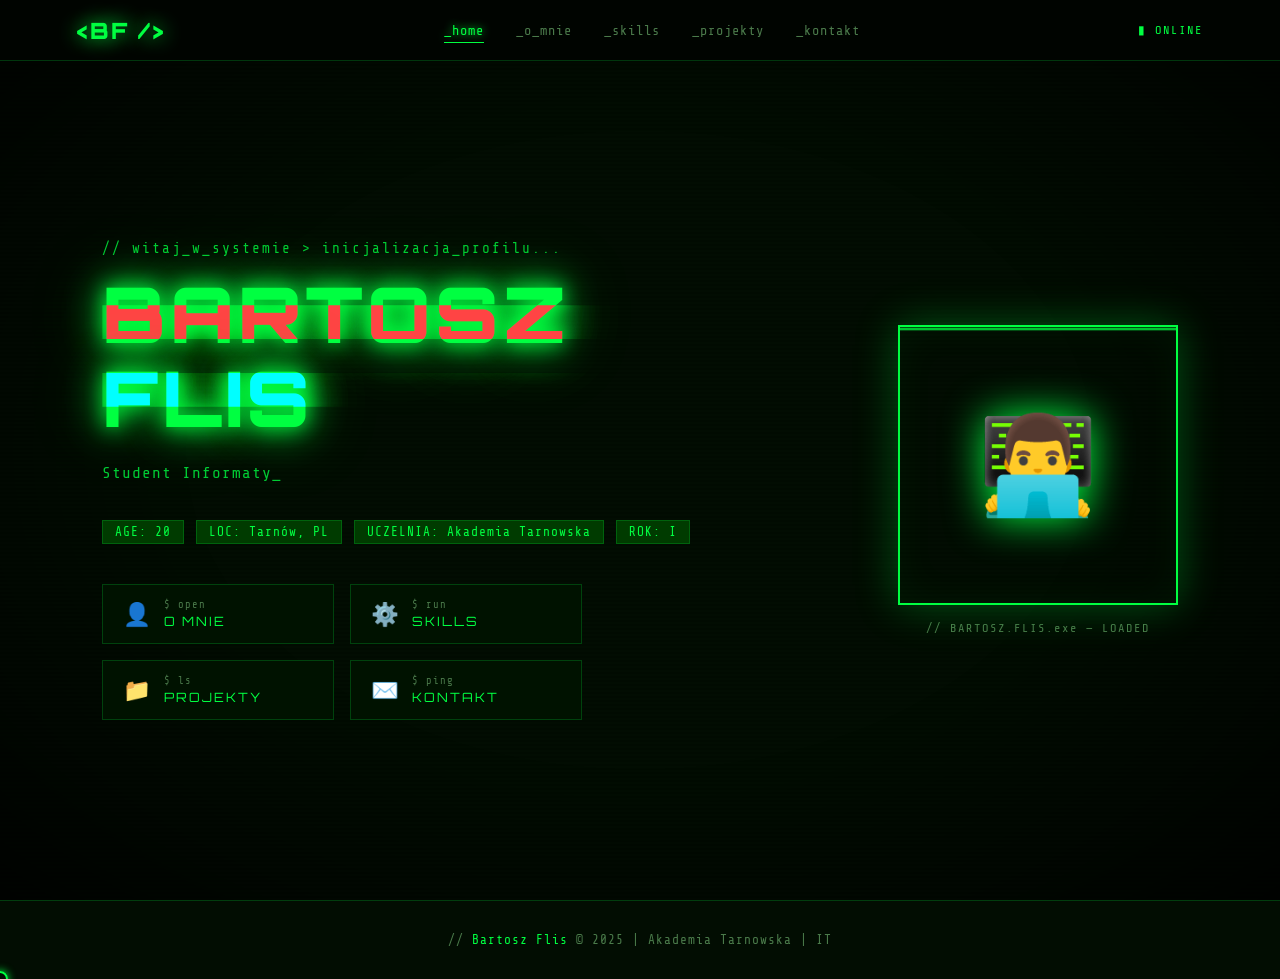
<file: index.html>
<!DOCTYPE html>
<html lang="pl">
<head>
  <meta charset="UTF-8" />
  <meta name="viewport" content="width=device-width, initial-scale=1.0" />
  <title>Bartosz Flis | Home</title>
  <link rel="stylesheet" href="style.css" />
  <link href="https://fonts.googleapis.com/css2?family=Share+Tech+Mono&family=Orbitron:wght@400;700;900&family=JetBrains+Mono:wght@300;400;700&display=swap" rel="stylesheet" />
  <style>
    #hero {
      display: flex;
      align-items: center;
      justify-content: space-between;
      gap: 2rem;
      min-height: 100vh;
      padding: 120px 8vw 60px;
      position: relative;
      z-index: 2;
    }
    .hero-content { flex: 1; max-width: 620px; }
    .hero-pre { color: var(--green-dim); font-size: 0.9rem; letter-spacing: 2px; margin-bottom: 1rem; }
    .hero-name {
      font-family: var(--font-display); font-size: clamp(2.8rem, 6vw, 5.5rem);
      font-weight: 900; line-height: 1.1; margin-bottom: 1.5rem;
    }
    .hero-sub { font-size: 1rem; color: var(--green-dim); height: 1.5rem; letter-spacing: 1px; margin-bottom: 2rem; }
    .hero-meta { display: flex; flex-wrap: wrap; gap: 0.75rem; margin-bottom: 2.5rem; }
    .hero-nav-grid {
      display: grid;
      grid-template-columns: repeat(2, 1fr);
      gap: 1rem;
      margin-top: 2rem;
      max-width: 480px;
    }
    .hero-nav-btn {
      display: flex; align-items: center; gap: 12px;
      border: 1px solid var(--border); background: var(--surface);
      color: var(--text); text-decoration: none;
      padding: 14px 20px; font-family: var(--font-mono); font-size: 0.85rem;
      letter-spacing: 1px; transition: all 0.3s; position: relative; overflow: hidden;
    }
    .hero-nav-btn .btn-icon { font-size: 1.4rem; }
    .hero-nav-btn .btn-label { display: flex; flex-direction: column; gap: 2px; }
    .btn-cmd { font-size: 0.65rem; color: var(--text-dim); letter-spacing: 1px; }
    .btn-name { color: var(--green); font-family: var(--font-display); font-size: 0.8rem; letter-spacing: 2px; }
    .hero-nav-btn::before {
      content: ''; position: absolute; top: 0; left: -100%; width: 100%; height: 100%;
      background: var(--green-dark); transition: left 0.3s; z-index: -1;
    }
    .hero-nav-btn:hover::before { left: 0; }
    .hero-nav-btn:hover { border-color: var(--green); box-shadow: 0 0 15px var(--green-glow); }

    .hero-right { flex: 0 0 auto; text-align: center; }
    .hero-avatar-box {
      width: 280px; height: 280px;
      border: 2px solid var(--green);
      box-shadow: 0 0 40px var(--green-glow), inset 0 0 40px rgba(0,255,65,0.05);
      position: relative; display: flex; align-items: center; justify-content: center;
      overflow: hidden;
    }
    .hero-avatar-box::before {
      content: ''; position: absolute; top: -2px; left: -2px; right: -2px; bottom: -2px;
      border: 1px solid var(--green-dark);
      animation: pulse 2s ease-in-out infinite;
    }
    @keyframes pulse { 0%, 100% { transform: scale(1); opacity: 0.5; } 50% { transform: scale(1.05); opacity: 1; } }
    .avatar-placeholder {
      font-size: 6rem; filter: drop-shadow(0 0 20px var(--green));
      animation: float 3s ease-in-out infinite;
    }
    @keyframes float { 0%, 100% { transform: translateY(0); } 50% { transform: translateY(-10px); } }
    .avatar-scan {
      position: absolute; top: 0; left: 0; width: 100%; height: 4px;
      background: linear-gradient(transparent, var(--green), transparent);
      animation: scan 3s linear infinite;
    }
    @keyframes scan { 0% { top: 0; } 100% { top: 100%; } }
    .hero-avatar-label {
      margin-top: 1rem; color: var(--text-dim); font-size: 0.75rem; letter-spacing: 2px;
    }
    .cursor-blink { animation: blink 1s step-end infinite; }
    @keyframes blink { 0%,100% { opacity:1; } 50% { opacity:0; } }
  </style>
</head>
<body>
  <canvas id="matrix-canvas"></canvas>
  <div class="scanlines"></div>
  <div class="vignette"></div>

  <nav id="navbar">
    <a href="index.html" class="nav-logo">&lt;BF /&gt;</a>
    <ul class="nav-links">
      <li><a href="index.html">_home</a></li>
      <li><a href="about.html">_o_mnie</a></li>
      <li><a href="skills.html">_skills</a></li>
      <li><a href="projects.html">_projekty</a></li>
      <li><a href="contact.html">_kontakt</a></li>
    </ul>
    <div class="nav-status"><span class="cursor-blink">▮</span> ONLINE</div>
  </nav>

  <section id="hero">
    <div class="hero-content">
      <div class="hero-pre fade-in">// witaj_w_systemie &gt; inicjalizacja_profilu...</div>
      <h1 class="hero-name glitch fade-in" data-text="BARTOSZ FLIS">BARTOSZ FLIS</h1>
      <div class="hero-sub fade-in">
        <span id="typed"></span><span class="cursor-blink">_</span>
      </div>
      <div class="hero-meta fade-in">
        <span class="tag">AGE: 20</span>
        <span class="tag">LOC: Tarnów, PL</span>
        <span class="tag">UCZELNIA: Akademia Tarnowska</span>
        <span class="tag">ROK: I</span>
      </div>
      <div class="hero-nav-grid fade-in">
        <a href="about.html" class="hero-nav-btn">
          <span class="btn-icon">👤</span>
          <span class="btn-label"><span class="btn-cmd">$ open</span><span class="btn-name">O MNIE</span></span>
        </a>
        <a href="skills.html" class="hero-nav-btn">
          <span class="btn-icon">⚙️</span>
          <span class="btn-label"><span class="btn-cmd">$ run</span><span class="btn-name">SKILLS</span></span>
        </a>
        <a href="projects.html" class="hero-nav-btn">
          <span class="btn-icon">📁</span>
          <span class="btn-label"><span class="btn-cmd">$ ls</span><span class="btn-name">PROJEKTY</span></span>
        </a>
        <a href="contact.html" class="hero-nav-btn">
          <span class="btn-icon">✉️</span>
          <span class="btn-label"><span class="btn-cmd">$ ping</span><span class="btn-name">KONTAKT</span></span>
        </a>
      </div>
    </div>

    <div class="hero-right fade-in">
      <div class="hero-avatar-box">
        <span class="avatar-placeholder">👨‍💻</span>
        <div class="avatar-scan"></div>
      </div>
      <div class="hero-avatar-label">// BARTOSZ.FLIS.exe — LOADED</div>
    </div>
  </section>

  <footer>
    <p>// <span class="green">Bartosz Flis</span> © 2025 | Akademia Tarnowska | IT</p>
  </footer>

  <script src="matrix.js"></script>
  <script>
    // Typing effect
    const phrases = ['Student Informatyki I roku', 'HTML / CSS / JS Developer', 'C/C++ Enthusiast', 'AutoCAD Power User', 'Git & GitHub w akcji'];
    let pi = 0, ci = 0, del = false;
    const el = document.getElementById('typed');
    function type() {
      const cur = phrases[pi];
      el.textContent = del ? cur.substring(0, ci - 1) : cur.substring(0, ci + 1);
      del ? ci-- : ci++;
      let sp = del ? 40 : 80;
      if (!del && ci === cur.length) { sp = 2000; del = true; }
      else if (del && ci === 0) { del = false; pi = (pi + 1) % phrases.length; sp = 400; }
      setTimeout(type, sp);
    }
    type();
  </script>
</body>
</html>
</file>
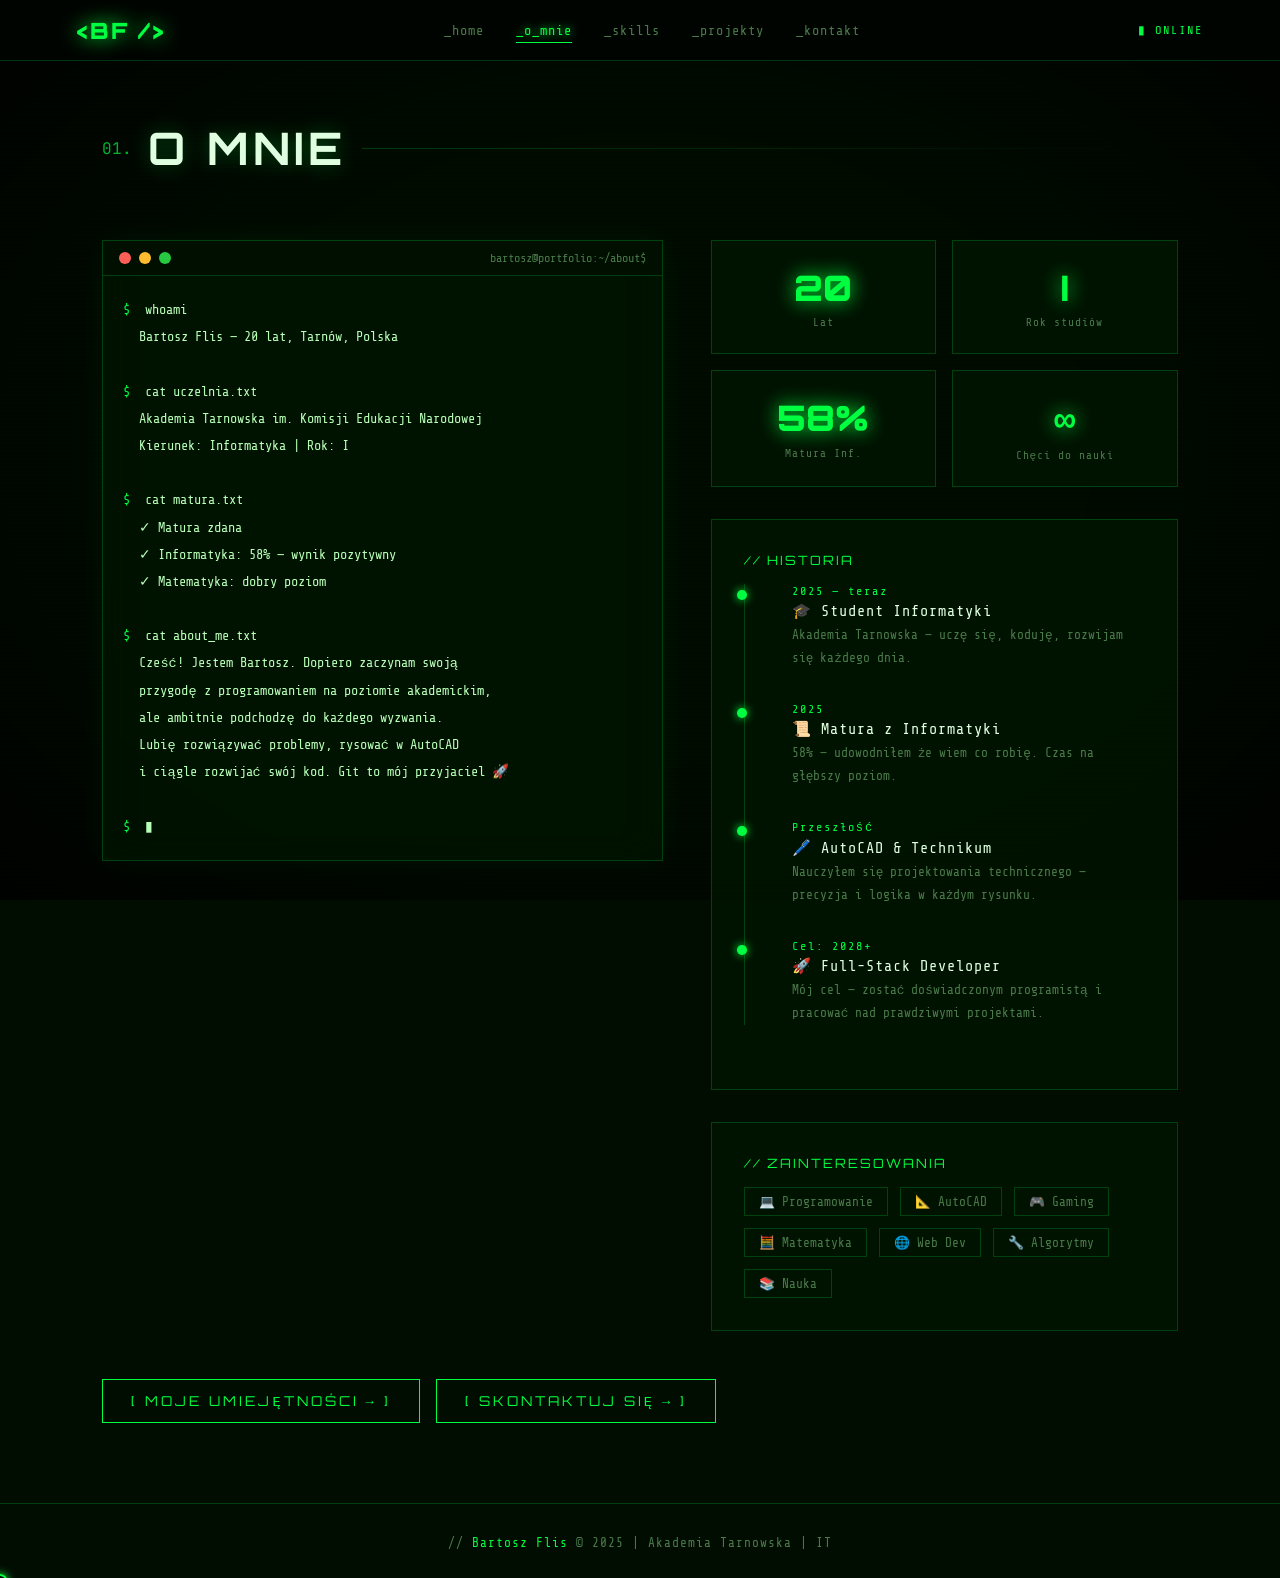
<file: about.html>
<!DOCTYPE html>
<html lang="pl">
<head>
  <meta charset="UTF-8" />
  <meta name="viewport" content="width=device-width, initial-scale=1.0" />
  <title>Bartosz Flis | O mnie</title>
  <link rel="stylesheet" href="style.css" />
  <link href="https://fonts.googleapis.com/css2?family=Share+Tech+Mono&family=Orbitron:wght@400;700;900&family=JetBrains+Mono:wght@300;400;700&display=swap" rel="stylesheet" />
  <style>
    .about-grid {
      display: grid;
      grid-template-columns: 1.2fr 1fr;
      gap: 3rem;
      align-items: start;
    }
    .about-right { display: flex; flex-direction: column; gap: 2rem; }

    /* Stats */
    .stats-grid { display: grid; grid-template-columns: 1fr 1fr; gap: 1rem; }
    .stat-card {
      border: 1px solid var(--border); background: var(--surface);
      padding: 1.5rem 1rem; text-align: center; position: relative;
      overflow: hidden; transition: all 0.3s;
    }
    .stat-card::before {
      content: ''; position: absolute; top: 0; left: 0; right: 0; height: 2px;
      background: var(--green); transform: scaleX(0); transition: transform 0.3s;
    }
    .stat-card:hover::before { transform: scaleX(1); }
    .stat-card:hover { box-shadow: 0 0 20px var(--green-glow); }
    .stat-num { font-family: var(--font-display); font-size: 2.2rem; color: var(--green); font-weight: 900; text-shadow: 0 0 20px var(--green); }
    .stat-label { font-size: 0.7rem; color: var(--text-dim); letter-spacing: 1px; margin-top: 0.4rem; }

    /* Timeline */
    .timeline { position: relative; padding-left: 2rem; }
    .timeline::before { content: ''; position: absolute; left: 0; top: 0; bottom: 0; width: 1px; background: var(--border); }
    .timeline-item { position: relative; margin-bottom: 2rem; padding-left: 1rem; }
    .timeline-item::before {
      content: ''; position: absolute; left: -2.4rem; top: 6px;
      width: 10px; height: 10px; background: var(--green);
      border-radius: 50%; box-shadow: 0 0 10px var(--green);
    }
    .timeline-date { font-size: 0.75rem; color: var(--green); letter-spacing: 2px; margin-bottom: 4px; }
    .timeline-title { color: var(--white); font-size: 0.95rem; letter-spacing: 1px; margin-bottom: 4px; }
    .timeline-desc { color: var(--text-dim); font-size: 0.8rem; line-height: 1.8; }

    /* Hobbies */
    .hobbies-row { display: flex; flex-wrap: wrap; gap: 0.75rem; }
    .hobby-chip {
      border: 1px solid var(--border); padding: 6px 14px;
      font-size: 0.8rem; color: var(--text-dim); transition: all 0.3s;
    }
    .hobby-chip:hover { color: var(--green); border-color: var(--green); box-shadow: 0 0 10px var(--green-glow); }

    @media (max-width: 768px) { .about-grid { grid-template-columns: 1fr; } }
  </style>
</head>
<body>
  <canvas id="matrix-canvas"></canvas>
  <div class="scanlines"></div>
  <div class="vignette"></div>

  <nav id="navbar">
    <a href="index.html" class="nav-logo">&lt;BF /&gt;</a>
    <ul class="nav-links">
      <li><a href="index.html">_home</a></li>
      <li><a href="about.html">_o_mnie</a></li>
      <li><a href="skills.html">_skills</a></li>
      <li><a href="projects.html">_projekty</a></li>
      <li><a href="contact.html">_kontakt</a></li>
    </ul>
    <div class="nav-status"><span class="blink">▮</span> ONLINE</div>
  </nav>

  <div class="page-wrapper">
    <div class="section-header fade-in">
      <span class="section-num">01.</span>
      <h1>O MNIE</h1>
      <div class="section-line"></div>
    </div>

    <div class="about-grid">
      <!-- TERMINAL -->
      <div class="terminal fade-in">
        <div class="terminal-bar">
          <span class="dot red"></span>
          <span class="dot yellow"></span>
          <span class="dot green-dot"></span>
          <span class="terminal-title">bartosz@portfolio:~/about$</span>
        </div>
        <div class="terminal-body">
          <p><span class="prompt">$</span> whoami</p>
          <p class="output">Bartosz Flis — 20 lat, Tarnów, Polska</p>
          <br/>
          <p><span class="prompt">$</span> cat uczelnia.txt</p>
          <p class="output">Akademia Tarnowska im. Komisji Edukacji Narodowej</p>
          <p class="output">Kierunek: Informatyka | Rok: I</p>
          <br/>
          <p><span class="prompt">$</span> cat matura.txt</p>
          <p class="output">✓ Matura zdana</p>
          <p class="output">✓ Informatyka: 58% — wynik pozytywny</p>
          <p class="output">✓ Matematyka: dobry poziom</p>
          <br/>
          <p><span class="prompt">$</span> cat about_me.txt</p>
          <p class="output">Cześć! Jestem Bartosz. Dopiero zaczynam swoją</p>
          <p class="output">przygodę z programowaniem na poziomie akademickim,</p>
          <p class="output">ale ambitnie podchodzę do każdego wyzwania.</p>
          <p class="output">Lubię rozwiązywać problemy, rysować w AutoCAD</p>
          <p class="output">i ciągle rozwijać swój kod. Git to mój przyjaciel 🚀</p>
          <br/>
          <p><span class="prompt">$</span> <span class="blink">▮</span></p>
        </div>
      </div>

      <div class="about-right">
        <!-- STATS -->
        <div class="stats-grid fade-in">
          <div class="stat-card">
            <div class="stat-num">20</div>
            <div class="stat-label">Lat</div>
          </div>
          <div class="stat-card">
            <div class="stat-num">I</div>
            <div class="stat-label">Rok studiów</div>
          </div>
          <div class="stat-card">
            <div class="stat-num">58%</div>
            <div class="stat-label">Matura Inf.</div>
          </div>
          <div class="stat-card">
            <div class="stat-num">∞</div>
            <div class="stat-label">Chęci do nauki</div>
          </div>
        </div>

        <!-- TIMELINE -->
        <div class="card fade-in">
          <div style="margin-bottom:1rem; font-family:var(--font-display); font-size:0.8rem; color:var(--green); letter-spacing:2px;">// HISTORIA</div>
          <div class="timeline">
            <div class="timeline-item">
              <div class="timeline-date">2025 — teraz</div>
              <div class="timeline-title">🎓 Student Informatyki</div>
              <div class="timeline-desc">Akademia Tarnowska — uczę się, koduję, rozwijam się każdego dnia.</div>
            </div>
            <div class="timeline-item">
              <div class="timeline-date">2025</div>
              <div class="timeline-title">📜 Matura z Informatyki</div>
              <div class="timeline-desc">58% — udowodniłem że wiem co robię. Czas na głębszy poziom.</div>
            </div>
            <div class="timeline-item">
              <div class="timeline-date">Przeszłość</div>
              <div class="timeline-title">🖊️ AutoCAD & Technikum</div>
              <div class="timeline-desc">Nauczyłem się projektowania technicznego — precyzja i logika w każdym rysunku.</div>
            </div>
            <div class="timeline-item">
              <div class="timeline-date">Cel: 2028+</div>
              <div class="timeline-title">🚀 Full-Stack Developer</div>
              <div class="timeline-desc">Mój cel — zostać doświadczonym programistą i pracować nad prawdziwymi projektami.</div>
            </div>
          </div>
        </div>

        <!-- HOBBIES -->
        <div class="card fade-in">
          <div style="margin-bottom:1rem; font-family:var(--font-display); font-size:0.8rem; color:var(--green); letter-spacing:2px;">// ZAINTERESOWANIA</div>
          <div class="hobbies-row">
            <span class="hobby-chip">💻 Programowanie</span>
            <span class="hobby-chip">📐 AutoCAD</span>
            <span class="hobby-chip">🎮 Gaming</span>
            <span class="hobby-chip">🧮 Matematyka</span>
            <span class="hobby-chip">🌐 Web Dev</span>
            <span class="hobby-chip">🔧 Algorytmy</span>
            <span class="hobby-chip">📚 Nauka</span>
          </div>
        </div>
      </div>
    </div>

    <div style="margin-top:3rem; display:flex; gap:1rem; flex-wrap:wrap;">
      <a href="skills.html" class="btn fade-in">[ MOJE UMIEJĘTNOŚCI → ]</a>
      <a href="contact.html" class="btn fade-in">[ SKONTAKTUJ SIĘ → ]</a>
    </div>
  </div>

  <footer>
    <p>// <span class="green">Bartosz Flis</span> © 2025 | Akademia Tarnowska | IT</p>
  </footer>

  <script src="matrix.js"></script>
</body>
</html>
</file>
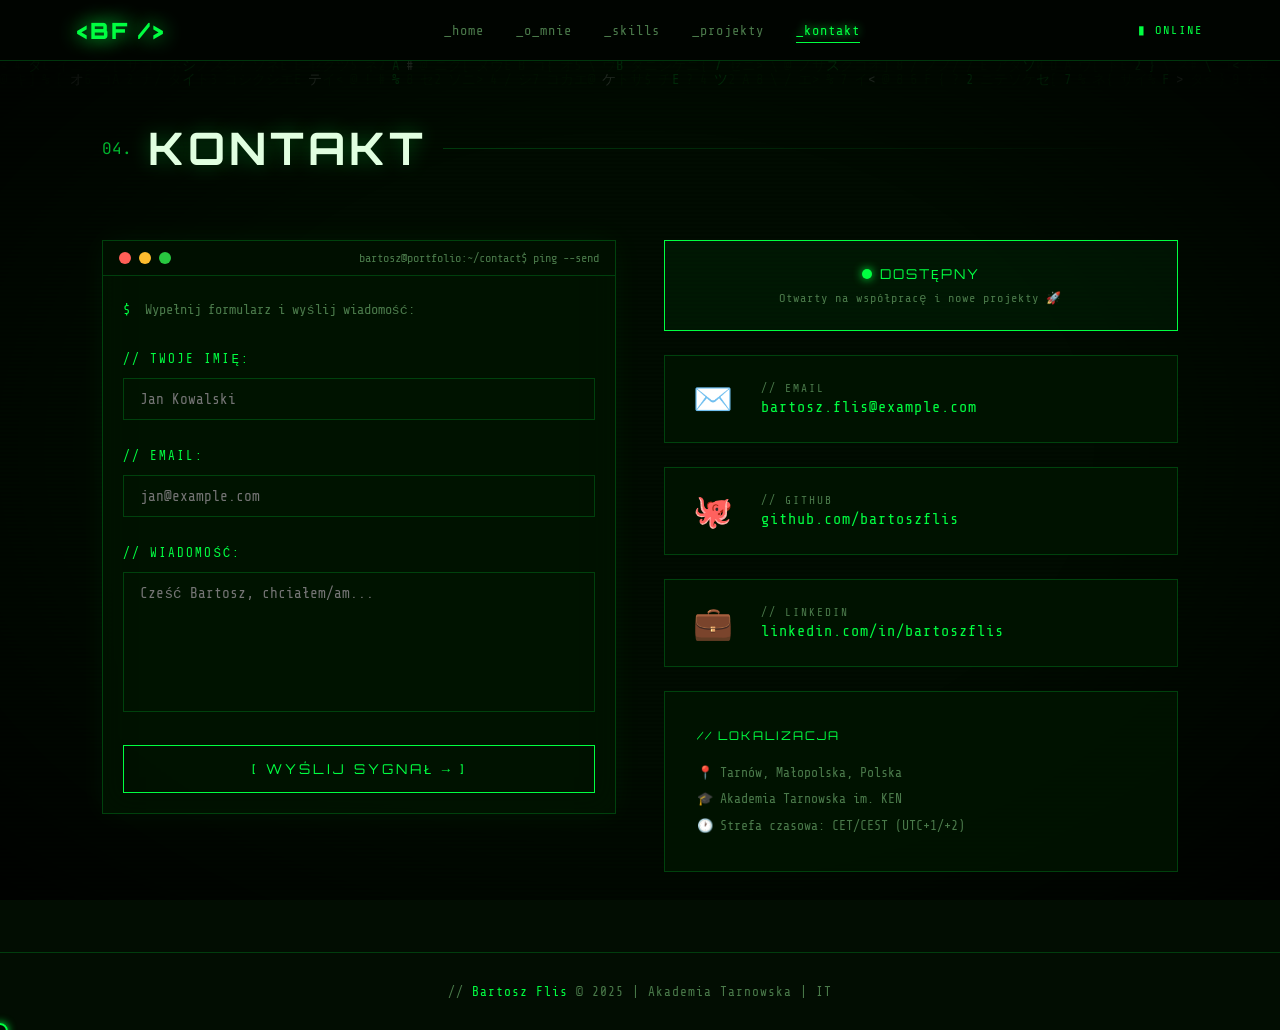
<file: contact.html>
<!DOCTYPE html>
<html lang="pl">
<head>
  <meta charset="UTF-8" />
  <meta name="viewport" content="width=device-width, initial-scale=1.0" />
  <title>Bartosz Flis | Kontakt</title>
  <link rel="stylesheet" href="style.css" />
  <link href="https://fonts.googleapis.com/css2?family=Share+Tech+Mono&family=Orbitron:wght@400;700;900&family=JetBrains+Mono:wght@300;400;700&display=swap" rel="stylesheet" />
  <style>
    .contact-layout { display: grid; grid-template-columns: 1fr 1fr; gap: 3rem; align-items: start; }

    /* LEFT — Terminal form */
    .contact-form-terminal { }
    .form-row { margin-bottom: 1.5rem; }
    .form-label { display: block; font-size: 0.78rem; color: var(--green); letter-spacing: 2px; margin-bottom: 6px; }
    .form-input, .form-textarea {
      width: 100%; background: rgba(0,20,0,0.6); border: 1px solid var(--border);
      color: var(--text); font-family: var(--font-mono); font-size: 0.9rem;
      padding: 12px 16px; outline: none; transition: border-color 0.3s, box-shadow 0.3s;
      resize: none;
    }
    .form-input:focus, .form-textarea:focus {
      border-color: var(--green); box-shadow: 0 0 12px var(--green-glow);
    }
    .form-textarea { min-height: 140px; }
    .form-submit {
      width: 100%; background: transparent; border: 1px solid var(--green);
      color: var(--green); font-family: var(--font-display); font-size: 0.85rem;
      letter-spacing: 3px; padding: 14px; cursor: none; position: relative; overflow: hidden;
      transition: all 0.3s;
    }
    .form-submit::before {
      content: ''; position: absolute; top: 0; left: -100%; width: 100%; height: 100%;
      background: var(--green); transition: left 0.3s; z-index: -1;
    }
    .form-submit:hover::before { left: 0; }
    .form-submit:hover { color: var(--black); box-shadow: 0 0 20px var(--green-glow); }

    /* RIGHT — Contact info */
    .contact-info { display: flex; flex-direction: column; gap: 1.5rem; }

    .contact-card {
      border: 1px solid var(--border); background: var(--surface); padding: 1.5rem;
      display: flex; align-items: center; gap: 1.5rem;
      text-decoration: none; transition: all 0.3s; color: var(--text);
    }
    .contact-card:hover { border-color: var(--green); box-shadow: 0 0 15px var(--green-glow); transform: translateX(6px); }
    .contact-card-icon { font-size: 2rem; min-width: 48px; text-align: center; }
    .contact-card-label { font-size: 0.7rem; color: var(--text-dim); letter-spacing: 2px; margin-bottom: 4px; }
    .contact-card-value { color: var(--green); font-size: 0.95rem; letter-spacing: 1px; }

    /* Status */
    .availability {
      border: 1px solid var(--green); background: rgba(0,255,65,0.05);
      padding: 1.5rem; text-align: center;
    }
    .avail-dot { display: inline-block; width: 10px; height: 10px; background: var(--green); border-radius: 50%; box-shadow: 0 0 10px var(--green); animation: pulse 2s ease-in-out infinite; margin-right: 8px; }
    @keyframes pulse { 0%,100%{transform:scale(1);opacity:1;} 50%{transform:scale(1.3);opacity:0.7;} }
    .avail-text { color: var(--green); font-family: var(--font-display); font-size: 0.85rem; letter-spacing: 2px; }
    .avail-sub { color: var(--text-dim); font-size: 0.75rem; margin-top: 8px; letter-spacing: 1px; }

    /* Terminal output */
    .send-output { display: none; margin-top: 1rem; padding: 1rem; background: rgba(0,20,0,0.6); border: 1px solid var(--green); color: var(--green); font-size: 0.85rem; }

    @media (max-width: 768px) { .contact-layout { grid-template-columns: 1fr; } }
  </style>
</head>
<body>
  <canvas id="matrix-canvas"></canvas>
  <div class="scanlines"></div>
  <div class="vignette"></div>

  <nav id="navbar">
    <a href="index.html" class="nav-logo">&lt;BF /&gt;</a>
    <ul class="nav-links">
      <li><a href="index.html">_home</a></li>
      <li><a href="about.html">_o_mnie</a></li>
      <li><a href="skills.html">_skills</a></li>
      <li><a href="projects.html">_projekty</a></li>
      <li><a href="contact.html">_kontakt</a></li>
    </ul>
    <div class="nav-status"><span class="blink">▮</span> ONLINE</div>
  </nav>

  <div class="page-wrapper">
    <div class="section-header fade-in">
      <span class="section-num">04.</span>
      <h1>KONTAKT</h1>
      <div class="section-line"></div>
    </div>

    <div class="contact-layout">

      <!-- FORM TERMINAL -->
      <div class="terminal fade-in">
        <div class="terminal-bar">
          <span class="dot red"></span>
          <span class="dot yellow"></span>
          <span class="dot green-dot"></span>
          <span class="terminal-title">bartosz@portfolio:~/contact$ ping --send</span>
        </div>
        <div class="terminal-body">
          <p style="margin-bottom:1.5rem;"><span class="prompt">$</span> <span style="color:var(--text-dim)">Wypełnij formularz i wyślij wiadomość:</span></p>

          <div class="form-row">
            <label class="form-label">// TWOJE IMIĘ:</label>
            <input type="text" class="form-input" id="fname" placeholder="Jan Kowalski" />
          </div>
          <div class="form-row">
            <label class="form-label">// EMAIL:</label>
            <input type="email" class="form-input" id="femail" placeholder="jan@example.com" />
          </div>
          <div class="form-row">
            <label class="form-label">// WIADOMOŚĆ:</label>
            <textarea class="form-textarea" id="fmsg" placeholder="Cześć Bartosz, chciałem/am..."></textarea>
          </div>
          <button class="form-submit" onclick="handleSend()">[ WYŚLIJ SYGNAŁ → ]</button>
          <div class="send-output" id="sendOutput">
            <span class="prompt">$</span> Wiadomość wysłana pomyślnie! ✓<br/>
            <span class="prompt">$</span> Odpowiem tak szybko jak to możliwe.<br/>
            <span class="prompt">$</span> <span class="blink">▮</span>
          </div>
        </div>
      </div>

      <!-- CONTACT INFO -->
      <div class="contact-info">
        <div class="availability fade-in">
          <div><span class="avail-dot"></span><span class="avail-text">DOSTĘPNY</span></div>
          <div class="avail-sub">Otwarty na współpracę i nowe projekty 🚀</div>
        </div>

        <a href="mailto:bartosz.flis@example.com" class="contact-card fade-in">
          <span class="contact-card-icon">✉️</span>
          <div>
            <div class="contact-card-label">// EMAIL</div>
            <div class="contact-card-value">bartosz.flis@example.com</div>
          </div>
        </a>

        <a href="https://github.com/bartoszflis" target="_blank" class="contact-card fade-in">
          <span class="contact-card-icon">🐙</span>
          <div>
            <div class="contact-card-label">// GITHUB</div>
            <div class="contact-card-value">github.com/bartoszflis</div>
          </div>
        </a>

        <a href="https://linkedin.com/in/bartoszflis" target="_blank" class="contact-card fade-in">
          <span class="contact-card-icon">💼</span>
          <div>
            <div class="contact-card-label">// LINKEDIN</div>
            <div class="contact-card-value">linkedin.com/in/bartoszflis</div>
          </div>
        </a>

        <div class="card fade-in" style="font-size:0.82rem; color:var(--text-dim); line-height:2;">
          <div style="color:var(--green); font-family:var(--font-display); font-size:0.75rem; letter-spacing:2px; margin-bottom:0.75rem;">// LOKALIZACJA</div>
          📍 Tarnów, Małopolska, Polska<br/>
          🎓 Akademia Tarnowska im. KEN<br/>
          🕐 Strefa czasowa: CET/CEST (UTC+1/+2)
        </div>
      </div>
    </div>
  </div>

  <footer>
    <p>// <span class="green">Bartosz Flis</span> © 2025 | Akademia Tarnowska | IT</p>
  </footer>

  <script src="matrix.js"></script>
  <script>
    function handleSend() {
      const name = document.getElementById('fname').value;
      const email = document.getElementById('femail').value;
      const msg = document.getElementById('fmsg').value;
      if (!name || !email || !msg) {
        alert('// ERROR: Wypełnij wszystkie pola!');
        return;
      }
      const out = document.getElementById('sendOutput');
      out.style.display = 'block';
      document.querySelector('.form-submit').textContent = '[ WYSŁANO ✓ ]';
      document.querySelector('.form-submit').disabled = true;
    }
  </script>
</body>
</html>
</file>
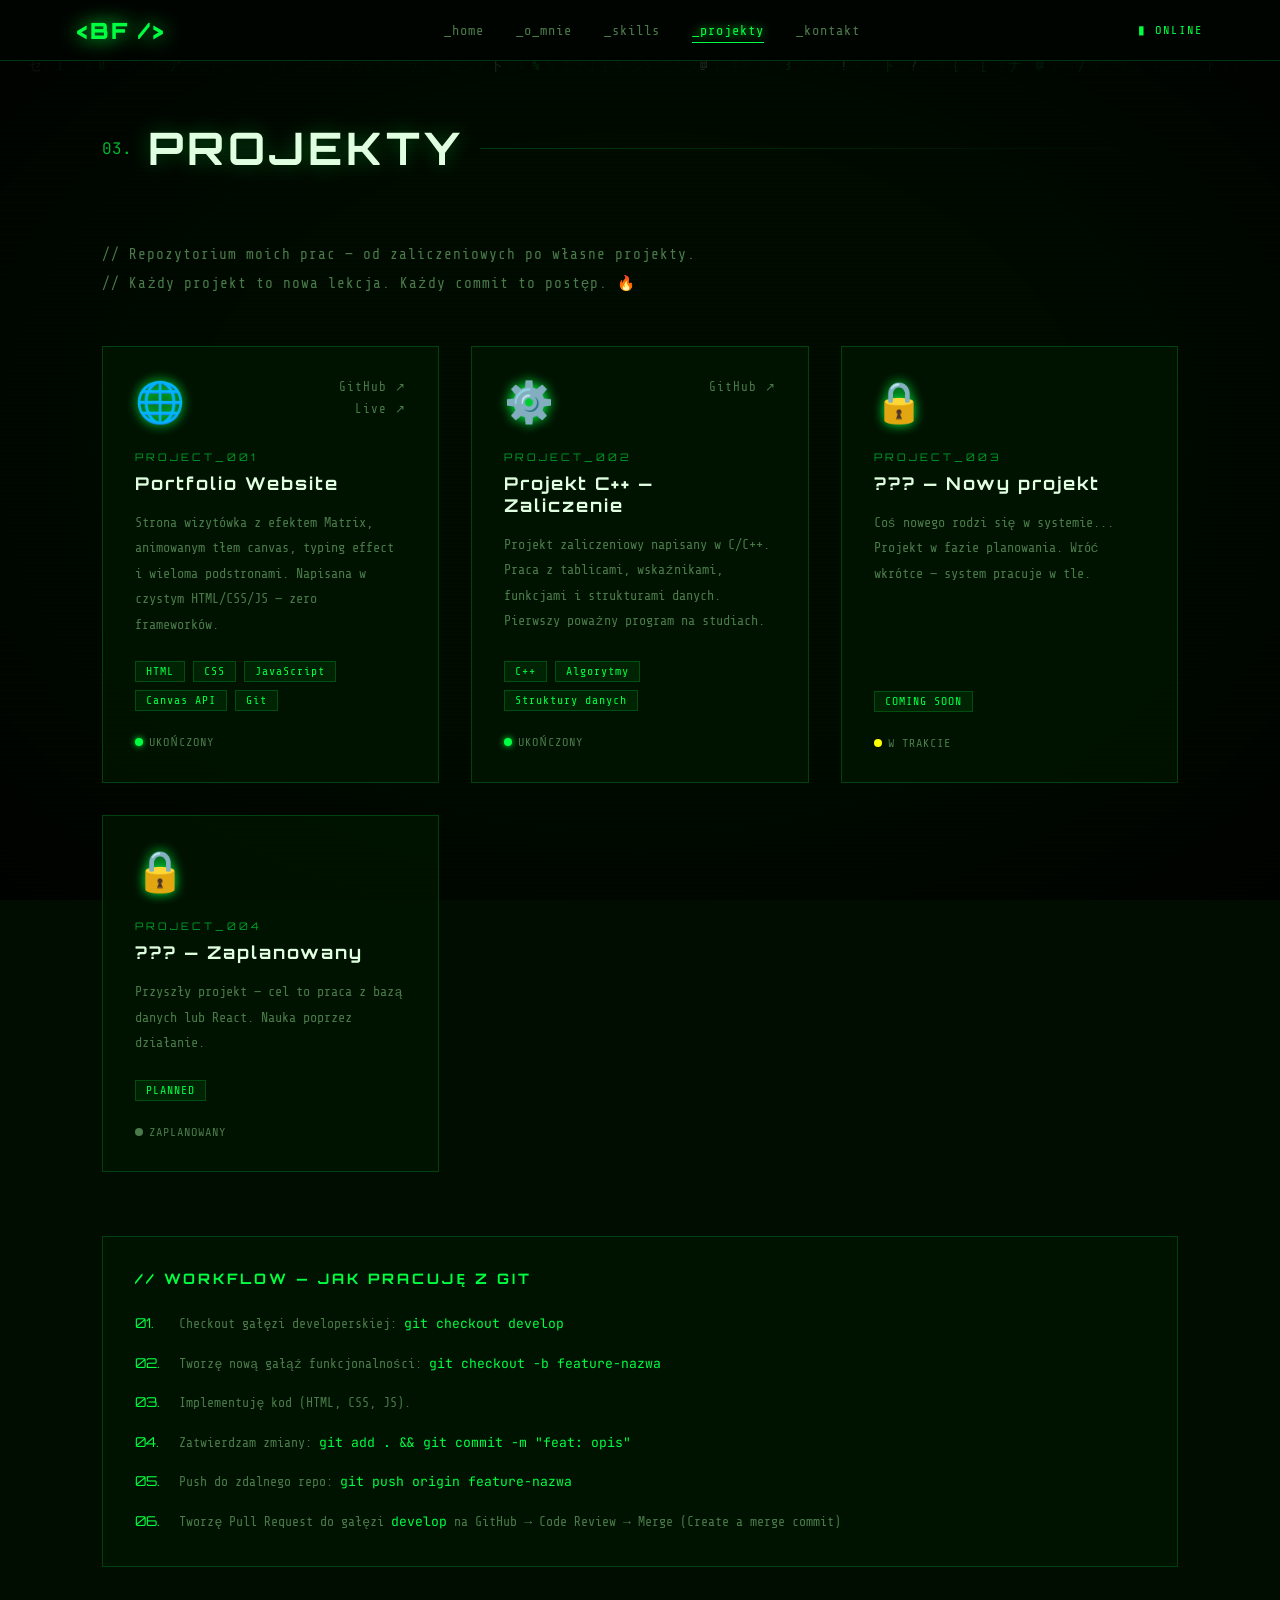
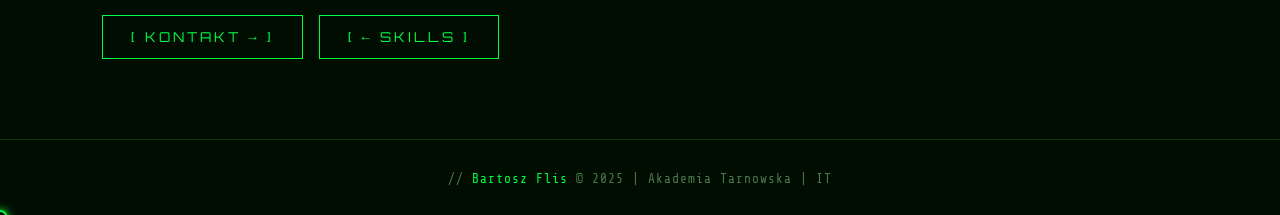
<file: projects.html>
<!DOCTYPE html>
<html lang="pl">
<head>
  <meta charset="UTF-8" />
  <meta name="viewport" content="width=device-width, initial-scale=1.0" />
  <title>Bartosz Flis | Projekty</title>
  <link rel="stylesheet" href="style.css" />
  <link href="https://fonts.googleapis.com/css2?family=Share+Tech+Mono&family=Orbitron:wght@400;700;900&family=JetBrains+Mono:wght@300;400;700&display=swap" rel="stylesheet" />
  <style>
    .projects-intro { color: var(--text-dim); font-size: 0.9rem; margin-bottom: 3rem; letter-spacing: 1px; line-height: 2; }

    .projects-grid { display: grid; grid-template-columns: repeat(auto-fit, minmax(320px, 1fr)); gap: 2rem; margin-bottom: 4rem; }

    .project-card {
      border: 1px solid var(--border); background: var(--surface);
      padding: 2rem; transition: all 0.3s; position: relative;
      display: flex; flex-direction: column;
    }
    .project-card:hover { border-color: var(--green); box-shadow: 0 0 30px rgba(0,255,65,0.1); transform: translateY(-4px); }
    .project-card.coming { opacity: 0.5; }
    .project-card.coming:hover { opacity: 0.75; }

    .project-top { display: flex; justify-content: space-between; align-items: flex-start; margin-bottom: 1.5rem; }
    .project-icon { font-size: 2.5rem; filter: drop-shadow(0 0 6px var(--green)); }
    .project-links { display: flex; flex-direction: column; gap: 6px; align-items: flex-end; }
    .proj-link {
      color: var(--text-dim); text-decoration: none; font-size: 0.78rem;
      letter-spacing: 1px; transition: color 0.2s; border-bottom: 1px solid transparent;
    }
    .proj-link:hover { color: var(--green); border-bottom-color: var(--green); }

    .project-number { font-family: var(--font-display); font-size: 0.65rem; color: var(--green); letter-spacing: 3px; margin-bottom: 0.5rem; opacity: 0.6; }
    .project-title { font-family: var(--font-display); font-size: 1.1rem; color: var(--white); letter-spacing: 2px; margin-bottom: 1rem; }
    .project-desc { font-size: 0.84rem; color: var(--text-dim); line-height: 1.9; flex: 1; margin-bottom: 1.5rem; }

    .project-tags { display: flex; flex-wrap: wrap; gap: 8px; margin-bottom: 1.5rem; }
    .project-tag { background: rgba(0,255,65,0.07); border: 1px solid var(--border); color: var(--green); padding: 3px 10px; font-size: 0.72rem; letter-spacing: 1px; }

    .project-status { font-size: 0.75rem; color: var(--text-dim); letter-spacing: 1px; }
    .project-status .dot-status { display: inline-block; width: 8px; height: 8px; border-radius: 50%; margin-right: 6px; }
    .dot-status.done { background: var(--green); box-shadow: 0 0 6px var(--green); }
    .dot-status.wip { background: var(--yellow,#ffff00); animation: blink 1s step-end infinite; }
    .dot-status.planned { background: var(--text-dim); }

    /* GITHUB WORKFLOW BOX */
    .workflow-box { border: 1px solid var(--border); background: var(--surface); padding: 2rem; }
    .workflow-box h2 { font-family: var(--font-display); font-size: 0.9rem; color: var(--green); letter-spacing: 3px; margin-bottom: 1.5rem; }
    .workflow-steps { display: flex; flex-direction: column; gap: 1rem; }
    .wf-step { display: flex; align-items: flex-start; gap: 1rem; }
    .wf-num { font-family: var(--font-display); color: var(--green); font-size: 0.85rem; min-width: 28px; margin-top: 2px; }
    .wf-content { font-size: 0.82rem; color: var(--text-dim); line-height: 1.8; }
    .wf-cmd { color: var(--green); font-family: var(--font-code); }

    @keyframes blink { 0%,100%{opacity:1;}50%{opacity:0;} }
    @media (max-width: 768px) { .projects-grid { grid-template-columns: 1fr; } }
  </style>
</head>
<body>
  <canvas id="matrix-canvas"></canvas>
  <div class="scanlines"></div>
  <div class="vignette"></div>

  <nav id="navbar">
    <a href="index.html" class="nav-logo">&lt;BF /&gt;</a>
    <ul class="nav-links">
      <li><a href="index.html">_home</a></li>
      <li><a href="about.html">_o_mnie</a></li>
      <li><a href="skills.html">_skills</a></li>
      <li><a href="projects.html">_projekty</a></li>
      <li><a href="contact.html">_kontakt</a></li>
    </ul>
    <div class="nav-status"><span class="blink">▮</span> ONLINE</div>
  </nav>

  <div class="page-wrapper">
    <div class="section-header fade-in">
      <span class="section-num">03.</span>
      <h1>PROJEKTY</h1>
      <div class="section-line"></div>
    </div>

    <p class="projects-intro fade-in">
      // Repozytorium moich prac — od zaliczeniowych po własne projekty.<br/>
      // Każdy projekt to nowa lekcja. Każdy commit to postęp. 🔥
    </p>

    <div class="projects-grid">

      <div class="project-card fade-in">
        <div class="project-top">
          <span class="project-icon">🌐</span>
          <div class="project-links">
            <a href="https://github.com/" target="_blank" class="proj-link">GitHub ↗</a>
            <a href="index.html" class="proj-link">Live ↗</a>
          </div>
        </div>
        <div class="project-number">PROJECT_001</div>
        <h3 class="project-title">Portfolio Website</h3>
        <p class="project-desc">Strona wizytówka z efektem Matrix, animowanym tłem canvas, typing effect i wieloma podstronami. Napisana w czystym HTML/CSS/JS — zero frameworków.</p>
        <div class="project-tags">
          <span class="project-tag">HTML</span>
          <span class="project-tag">CSS</span>
          <span class="project-tag">JavaScript</span>
          <span class="project-tag">Canvas API</span>
          <span class="project-tag">Git</span>
        </div>
        <div class="project-status"><span class="dot-status done"></span>UKOŃCZONY</div>
      </div>

      <div class="project-card fade-in">
        <div class="project-top">
          <span class="project-icon">⚙️</span>
          <div class="project-links">
            <a href="https://github.com/" target="_blank" class="proj-link">GitHub ↗</a>
          </div>
        </div>
        <div class="project-number">PROJECT_002</div>
        <h3 class="project-title">Projekt C++ — Zaliczenie</h3>
        <p class="project-desc">Projekt zaliczeniowy napisany w C/C++. Praca z tablicami, wskaźnikami, funkcjami i strukturami danych. Pierwszy poważny program na studiach.</p>
        <div class="project-tags">
          <span class="project-tag">C++</span>
          <span class="project-tag">Algorytmy</span>
          <span class="project-tag">Struktury danych</span>
        </div>
        <div class="project-status"><span class="dot-status done"></span>UKOŃCZONY</div>
      </div>

      <div class="project-card coming fade-in">
        <div class="project-top">
          <span class="project-icon">🔒</span>
        </div>
        <div class="project-number">PROJECT_003</div>
        <h3 class="project-title">??? — Nowy projekt</h3>
        <p class="project-desc">Coś nowego rodzi się w systemie... Projekt w fazie planowania. Wróć wkrótce — system pracuje w tle.</p>
        <div class="project-tags">
          <span class="project-tag">COMING SOON</span>
        </div>
        <div class="project-status"><span class="dot-status wip"></span>W TRAKCIE</div>
      </div>

      <div class="project-card coming fade-in">
        <div class="project-top">
          <span class="project-icon">🔒</span>
        </div>
        <div class="project-number">PROJECT_004</div>
        <h3 class="project-title">??? — Zaplanowany</h3>
        <p class="project-desc">Przyszły projekt — cel to praca z bazą danych lub React. Nauka poprzez działanie.</p>
        <div class="project-tags">
          <span class="project-tag">PLANNED</span>
        </div>
        <div class="project-status"><span class="dot-status planned"></span>ZAPLANOWANY</div>
      </div>

    </div>

    <!-- GITHUB WORKFLOW -->
    <div class="workflow-box fade-in">
      <h2>// WORKFLOW — JAK PRACUJĘ Z GIT</h2>
      <div class="workflow-steps">
        <div class="wf-step">
          <span class="wf-num">01.</span>
          <div class="wf-content">Checkout gałęzi developerskiej: <span class="wf-cmd">git checkout develop</span></div>
        </div>
        <div class="wf-step">
          <span class="wf-num">02.</span>
          <div class="wf-content">Tworzę nową gałąź funkcjonalności: <span class="wf-cmd">git checkout -b feature-nazwa</span></div>
        </div>
        <div class="wf-step">
          <span class="wf-num">03.</span>
          <div class="wf-content">Implementuję kod (HTML, CSS, JS).</div>
        </div>
        <div class="wf-step">
          <span class="wf-num">04.</span>
          <div class="wf-content">Zatwierdzam zmiany: <span class="wf-cmd">git add . && git commit -m "feat: opis"</span></div>
        </div>
        <div class="wf-step">
          <span class="wf-num">05.</span>
          <div class="wf-content">Push do zdalnego repo: <span class="wf-cmd">git push origin feature-nazwa</span></div>
        </div>
        <div class="wf-step">
          <span class="wf-num">06.</span>
          <div class="wf-content">Tworzę Pull Request do gałęzi <span class="wf-cmd">develop</span> na GitHub → Code Review → Merge (Create a merge commit)</div>
        </div>
      </div>
    </div>

    <div style="margin-top:3rem; display:flex; gap:1rem; flex-wrap:wrap;">
      <a href="contact.html" class="btn fade-in">[ KONTAKT → ]</a>
      <a href="skills.html" class="btn fade-in">[ ← SKILLS ]</a>
    </div>
  </div>

  <footer>
    <p>// <span class="green">Bartosz Flis</span> © 2025 | Akademia Tarnowska | IT</p>
  </footer>

  <script src="matrix.js"></script>
</body>
</html>
</file>
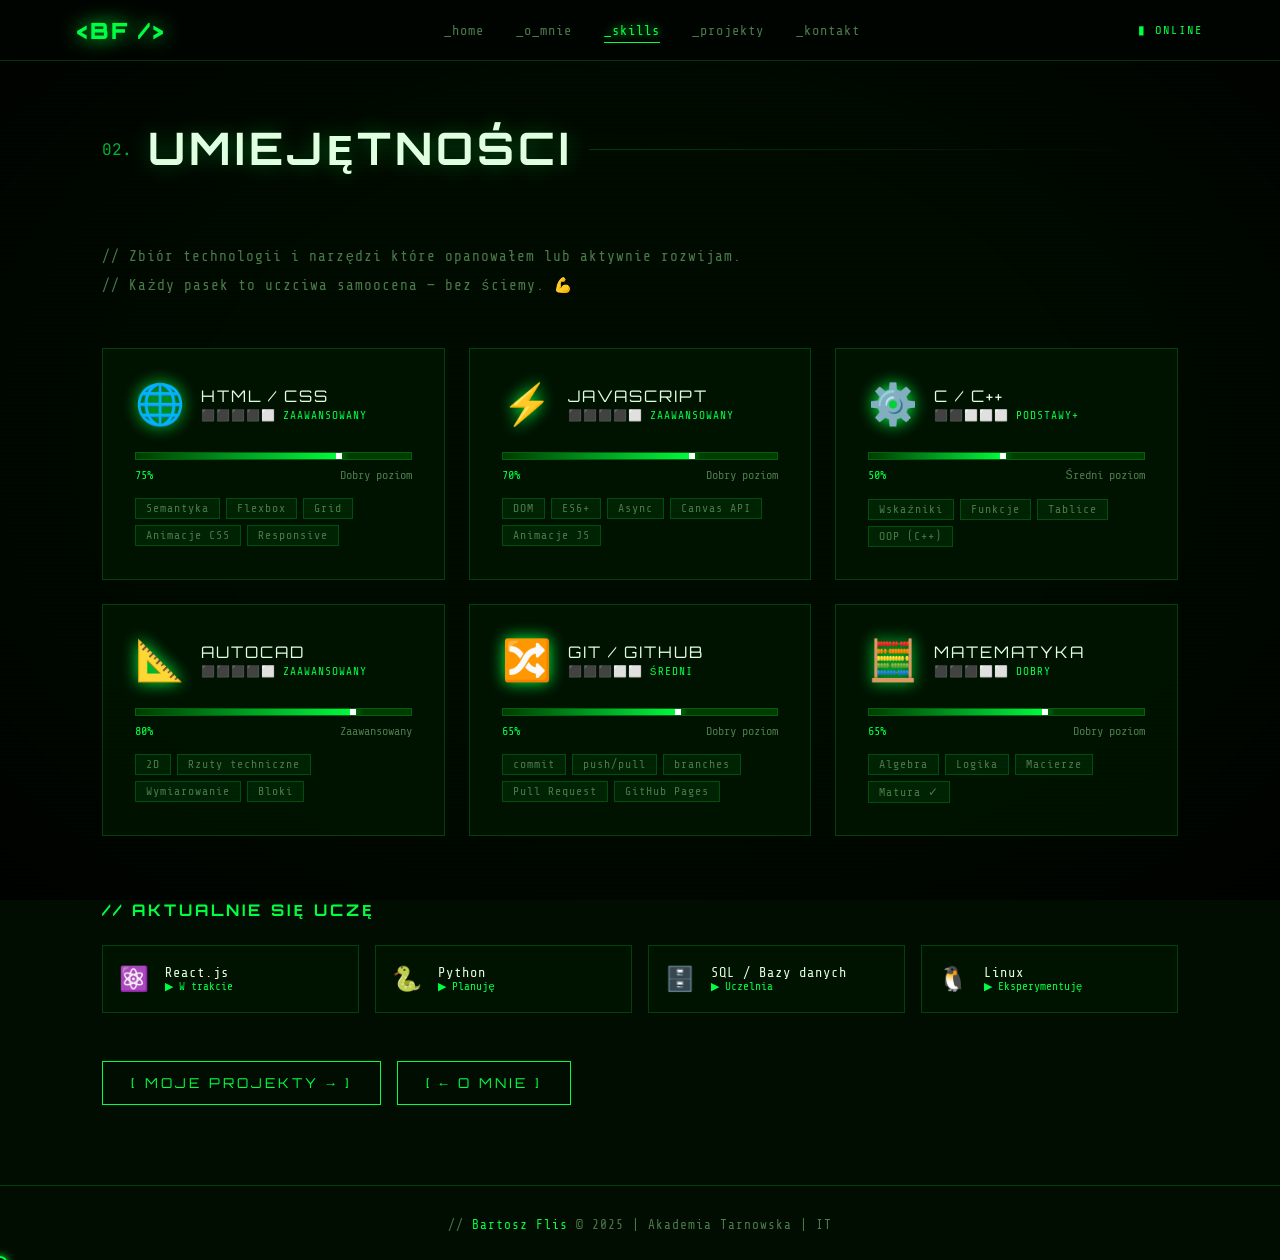
<file: skills.html>
<!DOCTYPE html>
<html lang="pl">
<head>
  <meta charset="UTF-8" />
  <meta name="viewport" content="width=device-width, initial-scale=1.0" />
  <title>Bartosz Flis | Skills</title>
  <link rel="stylesheet" href="style.css" />
  <link href="https://fonts.googleapis.com/css2?family=Share+Tech+Mono&family=Orbitron:wght@400;700;900&family=JetBrains+Mono:wght@300;400;700&display=swap" rel="stylesheet" />
  <style>
    .skills-intro { color: var(--text-dim); font-size: 0.9rem; margin-bottom: 3rem; letter-spacing: 1px; line-height: 2; }

    /* BIG SKILL CARDS */
    .skills-main { display: grid; grid-template-columns: repeat(auto-fit, minmax(320px, 1fr)); gap: 1.5rem; margin-bottom: 4rem; }
    .skill-card {
      border: 1px solid var(--border); background: var(--surface);
      padding: 2rem; transition: all 0.3s; position: relative; overflow: hidden;
    }
    .skill-card::after {
      content: ''; position: absolute; bottom: 0; left: 0; right: 0; height: 3px;
      background: linear-gradient(to right, transparent, var(--green), transparent);
      transform: scaleX(0); transition: transform 0.4s;
    }
    .skill-card:hover::after { transform: scaleX(1); }
    .skill-card:hover { border-color: var(--green); box-shadow: 0 0 25px rgba(0,255,65,0.08); transform: translateY(-3px); }

    .skill-card-header { display: flex; align-items: center; gap: 1rem; margin-bottom: 1.5rem; }
    .skill-icon-big { font-size: 2.5rem; filter: drop-shadow(0 0 8px var(--green)); }
    .skill-card-title { font-family: var(--font-display); font-size: 1rem; color: var(--white); letter-spacing: 2px; }
    .skill-card-level { font-size: 0.7rem; color: var(--green); letter-spacing: 1px; margin-top: 3px; }

    .skill-bar-wrap { height: 8px; background: var(--green-dark); border: 1px solid var(--border); overflow: hidden; margin-bottom: 0.5rem; }
    .skill-bar { height: 100%; width: 0; background: linear-gradient(to right, #003b00, #00ff41); transition: width 1.5s cubic-bezier(0.4,0,0.2,1); position: relative; }
    .skill-bar::after { content: ''; position: absolute; right: 0; top: 0; width: 6px; height: 100%; background: #fff; box-shadow: 0 0 10px var(--green); }

    .skill-percent-row { display: flex; justify-content: space-between; font-size: 0.75rem; }
    .skill-pct { color: var(--green); }
    .skill-lvl-label { color: var(--text-dim); }

    .skill-tags { display: flex; flex-wrap: wrap; gap: 6px; margin-top: 1rem; }
    .skill-tag { background: rgba(0,255,65,0.07); border: 1px solid var(--border); color: var(--text-dim); padding: 3px 10px; font-size: 0.72rem; letter-spacing: 1px; }

    /* LEARNING NOW */
    .learning-section h2 { font-family: var(--font-display); font-size: 1rem; color: var(--green); letter-spacing: 3px; margin-bottom: 1.5rem; }
    .learning-grid { display: grid; grid-template-columns: repeat(auto-fit, minmax(200px, 1fr)); gap: 1rem; }
    .learning-card {
      border: 1px solid var(--border); background: var(--surface); padding: 1.2rem 1rem;
      display: flex; align-items: center; gap: 1rem; transition: all 0.3s;
    }
    .learning-card:hover { border-color: var(--green); box-shadow: 0 0 12px var(--green-glow); }
    .learning-icon { font-size: 1.5rem; }
    .learning-name { font-size: 0.85rem; color: var(--white); letter-spacing: 1px; }
    .learning-status { font-size: 0.7rem; color: var(--green); }

    @media (max-width: 768px) { .skills-main { grid-template-columns: 1fr; } }
  </style>
</head>
<body>
  <canvas id="matrix-canvas"></canvas>
  <div class="scanlines"></div>
  <div class="vignette"></div>

  <nav id="navbar">
    <a href="index.html" class="nav-logo">&lt;BF /&gt;</a>
    <ul class="nav-links">
      <li><a href="index.html">_home</a></li>
      <li><a href="about.html">_o_mnie</a></li>
      <li><a href="skills.html">_skills</a></li>
      <li><a href="projects.html">_projekty</a></li>
      <li><a href="contact.html">_kontakt</a></li>
    </ul>
    <div class="nav-status"><span class="blink">▮</span> ONLINE</div>
  </nav>

  <div class="page-wrapper">
    <div class="section-header fade-in">
      <span class="section-num">02.</span>
      <h1>UMIEJĘTNOŚCI</h1>
      <div class="section-line"></div>
    </div>

    <p class="skills-intro fade-in">
      // Zbiór technologii i narzędzi które opanowałem lub aktywnie rozwijam.<br/>
      // Każdy pasek to uczciwa samoocena — bez ściemy. 💪
    </p>

    <div class="skills-main">

      <div class="skill-card fade-in">
        <div class="skill-card-header">
          <span class="skill-icon-big">🌐</span>
          <div>
            <div class="skill-card-title">HTML / CSS</div>
            <div class="skill-card-level">⬛⬛⬛⬛⬜ ZAAWANSOWANY</div>
          </div>
        </div>
        <div class="skill-bar-wrap"><div class="skill-bar" data-width="75"></div></div>
        <div class="skill-percent-row"><span class="skill-pct">75%</span><span class="skill-lvl-label">Dobry poziom</span></div>
        <div class="skill-tags">
          <span class="skill-tag">Semantyka</span><span class="skill-tag">Flexbox</span>
          <span class="skill-tag">Grid</span><span class="skill-tag">Animacje CSS</span>
          <span class="skill-tag">Responsive</span>
        </div>
      </div>

      <div class="skill-card fade-in">
        <div class="skill-card-header">
          <span class="skill-icon-big">⚡</span>
          <div>
            <div class="skill-card-title">JAVASCRIPT</div>
            <div class="skill-card-level">⬛⬛⬛⬛⬜ ZAAWANSOWANY</div>
          </div>
        </div>
        <div class="skill-bar-wrap"><div class="skill-bar" data-width="70"></div></div>
        <div class="skill-percent-row"><span class="skill-pct">70%</span><span class="skill-lvl-label">Dobry poziom</span></div>
        <div class="skill-tags">
          <span class="skill-tag">DOM</span><span class="skill-tag">ES6+</span>
          <span class="skill-tag">Async</span><span class="skill-tag">Canvas API</span>
          <span class="skill-tag">Animacje JS</span>
        </div>
      </div>

      <div class="skill-card fade-in">
        <div class="skill-card-header">
          <span class="skill-icon-big">⚙️</span>
          <div>
            <div class="skill-card-title">C / C++</div>
            <div class="skill-card-level">⬛⬛⬜⬜⬜ PODSTAWY+</div>
          </div>
        </div>
        <div class="skill-bar-wrap"><div class="skill-bar" data-width="50"></div></div>
        <div class="skill-percent-row"><span class="skill-pct">50%</span><span class="skill-lvl-label">Średni poziom</span></div>
        <div class="skill-tags">
          <span class="skill-tag">Wskaźniki</span><span class="skill-tag">Funkcje</span>
          <span class="skill-tag">Tablice</span><span class="skill-tag">OOP (C++)</span>
        </div>
      </div>

      <div class="skill-card fade-in">
        <div class="skill-card-header">
          <span class="skill-icon-big">📐</span>
          <div>
            <div class="skill-card-title">AUTOCAD</div>
            <div class="skill-card-level">⬛⬛⬛⬛⬜ ZAAWANSOWANY</div>
          </div>
        </div>
        <div class="skill-bar-wrap"><div class="skill-bar" data-width="80"></div></div>
        <div class="skill-percent-row"><span class="skill-pct">80%</span><span class="skill-lvl-label">Zaawansowany</span></div>
        <div class="skill-tags">
          <span class="skill-tag">2D</span><span class="skill-tag">Rzuty techniczne</span>
          <span class="skill-tag">Wymiarowanie</span><span class="skill-tag">Bloki</span>
        </div>
      </div>

      <div class="skill-card fade-in">
        <div class="skill-card-header">
          <span class="skill-icon-big">🔀</span>
          <div>
            <div class="skill-card-title">GIT / GITHUB</div>
            <div class="skill-card-level">⬛⬛⬛⬜⬜ ŚREDNI</div>
          </div>
        </div>
        <div class="skill-bar-wrap"><div class="skill-bar" data-width="65"></div></div>
        <div class="skill-percent-row"><span class="skill-pct">65%</span><span class="skill-lvl-label">Dobry poziom</span></div>
        <div class="skill-tags">
          <span class="skill-tag">commit</span><span class="skill-tag">push/pull</span>
          <span class="skill-tag">branches</span><span class="skill-tag">Pull Request</span>
          <span class="skill-tag">GitHub Pages</span>
        </div>
      </div>

      <div class="skill-card fade-in">
        <div class="skill-card-header">
          <span class="skill-icon-big">🧮</span>
          <div>
            <div class="skill-card-title">MATEMATYKA</div>
            <div class="skill-card-level">⬛⬛⬛⬜⬜ DOBRY</div>
          </div>
        </div>
        <div class="skill-bar-wrap"><div class="skill-bar" data-width="65"></div></div>
        <div class="skill-percent-row"><span class="skill-pct">65%</span><span class="skill-lvl-label">Dobry poziom</span></div>
        <div class="skill-tags">
          <span class="skill-tag">Algebra</span><span class="skill-tag">Logika</span>
          <span class="skill-tag">Macierze</span><span class="skill-tag">Matura ✓</span>
        </div>
      </div>

    </div>

    <!-- CURRENTLY LEARNING -->
    <div class="learning-section fade-in">
      <h2>// AKTUALNIE SIĘ UCZĘ</h2>
      <div class="learning-grid">
        <div class="learning-card">
          <span class="learning-icon">⚛️</span>
          <div><div class="learning-name">React.js</div><div class="learning-status">▶ W trakcie</div></div>
        </div>
        <div class="learning-card">
          <span class="learning-icon">🐍</span>
          <div><div class="learning-name">Python</div><div class="learning-status">▶ Planuję</div></div>
        </div>
        <div class="learning-card">
          <span class="learning-icon">🗄️</span>
          <div><div class="learning-name">SQL / Bazy danych</div><div class="learning-status">▶ Uczelnia</div></div>
        </div>
        <div class="learning-card">
          <span class="learning-icon">🐧</span>
          <div><div class="learning-name">Linux</div><div class="learning-status">▶ Eksperymentuję</div></div>
        </div>
      </div>
    </div>

    <div style="margin-top:3rem; display:flex; gap:1rem; flex-wrap:wrap;">
      <a href="projects.html" class="btn fade-in">[ MOJE PROJEKTY → ]</a>
      <a href="about.html" class="btn fade-in">[ ← O MNIE ]</a>
    </div>
  </div>

  <footer>
    <p>// <span class="green">Bartosz Flis</span> © 2025 | Akademia Tarnowska | IT</p>
  </footer>

  <script src="matrix.js"></script>
  <script>
    // Animate skill bars on scroll
    const bars = document.querySelectorAll('.skill-bar');
    const obs = new IntersectionObserver(entries => {
      entries.forEach(e => { if (e.isIntersecting) { e.target.style.width = e.target.dataset.width + '%'; } });
    }, { threshold: 0.3 });
    bars.forEach(b => obs.observe(b));
  </script>
</body>
</html>
</file>
<file: style.css>
/* style.css — Matrix Portfolio: Bartosz Flis — SHARED STYLES */
/* commit: feat: wspolne style dla wszystkich podstron */

@import url('https://fonts.googleapis.com/css2?family=Share+Tech+Mono&family=Orbitron:wght@400;700;900&family=JetBrains+Mono:wght@300;400;700&display=swap');

*, *::before, *::after { margin: 0; padding: 0; box-sizing: border-box; }

:root {
  --green: #00ff41;
  --green-dim: #00cc33;
  --green-dark: #003b00;
  --green-glow: rgba(0, 255, 65, 0.3);
  --black: #000000;
  --bg: #020d02;
  --surface: rgba(0, 20, 0, 0.85);
  --border: rgba(0, 255, 65, 0.2);
  --text: #b8ffb8;
  --text-dim: #4a7a4a;
  --white: #e0ffe0;
  --red: #ff4444;
  --font-mono: 'Share Tech Mono', monospace;
  --font-display: 'Orbitron', monospace;
  --font-code: 'JetBrains Mono', monospace;
}

html { scroll-behavior: smooth; scrollbar-width: thin; scrollbar-color: var(--green) var(--black); }
::-webkit-scrollbar { width: 6px; }
::-webkit-scrollbar-track { background: var(--black); }
::-webkit-scrollbar-thumb { background: var(--green-dim); }

body {
  background: var(--bg);
  color: var(--text);
  font-family: var(--font-mono);
  overflow-x: hidden;
  cursor: none;
  min-height: 100vh;
}

/* ===== MATRIX CANVAS ===== */
#matrix-canvas {
  position: fixed; top: 0; left: 0;
  width: 100%; height: 100%;
  z-index: 0; opacity: 0.15;
}
.scanlines {
  position: fixed; top: 0; left: 0; width: 100%; height: 100%;
  background: repeating-linear-gradient(0deg, transparent, transparent 2px, rgba(0,0,0,0.15) 2px, rgba(0,0,0,0.15) 4px);
  z-index: 1; pointer-events: none;
}
.vignette {
  position: fixed; top: 0; left: 0; width: 100%; height: 100%;
  background: radial-gradient(ellipse at center, transparent 50%, rgba(0,0,0,0.8) 100%);
  z-index: 1; pointer-events: none;
}

/* ===== CUSTOM CURSOR ===== */
.custom-cursor {
  position: fixed; width: 16px; height: 16px;
  border: 2px solid var(--green); border-radius: 50%;
  pointer-events: none; z-index: 9999;
  transform: translate(-50%, -50%);
  transition: width 0.2s, height 0.2s, background 0.2s;
  box-shadow: 0 0 8px var(--green);
}
.custom-cursor.hover { width: 32px; height: 32px; background: var(--green-glow); }

/* ===== NAVBAR ===== */
#navbar {
  position: fixed; top: 0; left: 0; right: 0; z-index: 100;
  display: flex; align-items: center; justify-content: space-between;
  padding: 16px 6vw;
  background: rgba(0, 5, 0, 0.95);
  border-bottom: 1px solid var(--border);
  backdrop-filter: blur(10px);
}
.nav-logo {
  font-family: var(--font-display); font-size: 1.4rem; font-weight: 900;
  color: var(--green); text-shadow: 0 0 20px var(--green); letter-spacing: 2px;
  text-decoration: none;
}
.nav-links { display: flex; list-style: none; gap: 2rem; }
.nav-links a {
  color: var(--text-dim); text-decoration: none; font-size: 0.85rem;
  letter-spacing: 1px; transition: color 0.2s, text-shadow 0.2s;
  padding: 4px 0; border-bottom: 1px solid transparent;
}
.nav-links a:hover, .nav-links a.active {
  color: var(--green); text-shadow: 0 0 10px var(--green);
  border-bottom-color: var(--green);
}
.nav-status { font-size: 0.75rem; color: var(--green); letter-spacing: 2px; }

/* ===== PAGE WRAPPER ===== */
.page-wrapper {
  position: relative; z-index: 2;
  min-height: 100vh;
  padding: 120px 8vw 80px;
}

/* ===== SECTION HEADERS ===== */
.section-header {
  display: flex; align-items: center; gap: 1rem; margin-bottom: 4rem;
}
.section-num { font-family: var(--font-code); color: var(--green); font-size: 1rem; opacity: 0.7; }
.section-header h1 {
  font-family: var(--font-display); font-size: clamp(1.8rem, 4vw, 2.8rem);
  font-weight: 700; color: var(--white); letter-spacing: 4px;
  text-shadow: 0 0 20px var(--green-glow);
}
.section-line { flex: 1; height: 1px; background: linear-gradient(to right, var(--border), transparent); }

/* ===== GLITCH ===== */
.glitch {
  font-family: var(--font-display); font-weight: 900;
  color: var(--green);
  text-shadow: 0 0 20px var(--green), 0 0 40px var(--green), 0 0 80px var(--green-glow);
  position: relative; letter-spacing: 4px;
}
.glitch::before, .glitch::after { content: attr(data-text); position: absolute; top: 0; left: 0; width: 100%; height: 100%; }
.glitch::before { color: var(--red); animation: glitch1 4s infinite; clip-path: polygon(0 20%, 100% 20%, 100% 40%, 0 40%); }
.glitch::after { color: #00ffff; animation: glitch2 4s infinite; clip-path: polygon(0 60%, 100% 60%, 100% 80%, 0 80%); }

@keyframes glitch1 {
  0%, 90%, 100% { transform: none; opacity: 0; }
  92% { transform: translate(-3px, 2px); opacity: 0.8; }
  94% { transform: translate(3px, -2px); opacity: 0.8; }
  96% { transform: none; opacity: 0; }
}
@keyframes glitch2 {
  0%, 88%, 100% { transform: none; opacity: 0; }
  90% { transform: translate(3px, 2px); opacity: 0.6; }
  92% { transform: translate(-3px, -2px); opacity: 0.6; }
  94% { transform: none; opacity: 0; }
}

/* ===== TAG ===== */
.tag {
  background: var(--green-dark); border: 1px solid var(--border);
  color: var(--green); padding: 4px 12px; font-size: 0.8rem; letter-spacing: 1px;
}

/* ===== TERMINAL ===== */
.terminal {
  border: 1px solid var(--border); background: var(--surface);
  backdrop-filter: blur(8px);
  box-shadow: 0 0 30px rgba(0,255,65,0.05), inset 0 0 30px rgba(0,20,0,0.5);
}
.terminal-bar {
  display: flex; align-items: center; gap: 8px; padding: 10px 16px;
  background: rgba(0,15,0,0.8); border-bottom: 1px solid var(--border);
}
.dot { width: 12px; height: 12px; border-radius: 50%; }
.dot.red { background: #ff5f57; } .dot.yellow { background: #febc2e; } .dot.green-dot { background: #28c840; }
.terminal-title { margin-left: auto; font-size: 0.75rem; color: var(--text-dim); }
.terminal-body { padding: 20px; font-size: 0.85rem; line-height: 2; }
.prompt { color: var(--green); margin-right: 8px; }
.output { color: var(--text); padding-left: 16px; }

/* ===== CARD ===== */
.card {
  border: 1px solid var(--border); background: var(--surface); padding: 2rem;
  transition: all 0.3s;
}
.card:hover { border-color: var(--green); box-shadow: 0 0 20px var(--green-glow); }

/* ===== BUTTONS ===== */
.btn {
  display: inline-block; border: 1px solid var(--green); color: var(--green);
  text-decoration: none; padding: 12px 28px; font-family: var(--font-display);
  font-size: 0.85rem; letter-spacing: 3px; position: relative; overflow: hidden;
  transition: all 0.3s; cursor: none;
}
.btn::before {
  content: ''; position: absolute; top: 0; left: -100%; width: 100%; height: 100%;
  background: var(--green); transition: left 0.3s; z-index: -1;
}
.btn:hover::before { left: 0; }
.btn:hover { color: var(--black); box-shadow: 0 0 20px var(--green-glow); }

/* ===== FOOTER ===== */
footer {
  position: relative; z-index: 2; text-align: center; padding: 2rem;
  border-top: 1px solid var(--border); color: var(--text-dim);
  font-size: 0.8rem; letter-spacing: 1px;
}
footer .green { color: var(--green); }
.footer-sub { margin-top: 0.5rem; font-size: 0.75rem; opacity: 0.5; }

/* ===== UTILS ===== */
.blink { animation: blink 1s step-end infinite; }
@keyframes blink { 0%, 100% { opacity: 1; } 50% { opacity: 0; } }
.green { color: var(--green); }
.fade-in { opacity: 0; transform: translateY(30px); animation: fadeIn 0.8s ease forwards; }
@keyframes fadeIn { to { opacity: 1; transform: translateY(0); } }

/* ===== RESPONSIVE ===== */
@media (max-width: 768px) {
  .nav-links { display: none; }
  .page-wrapper { padding: 100px 5vw 60px; }
}
</file>
